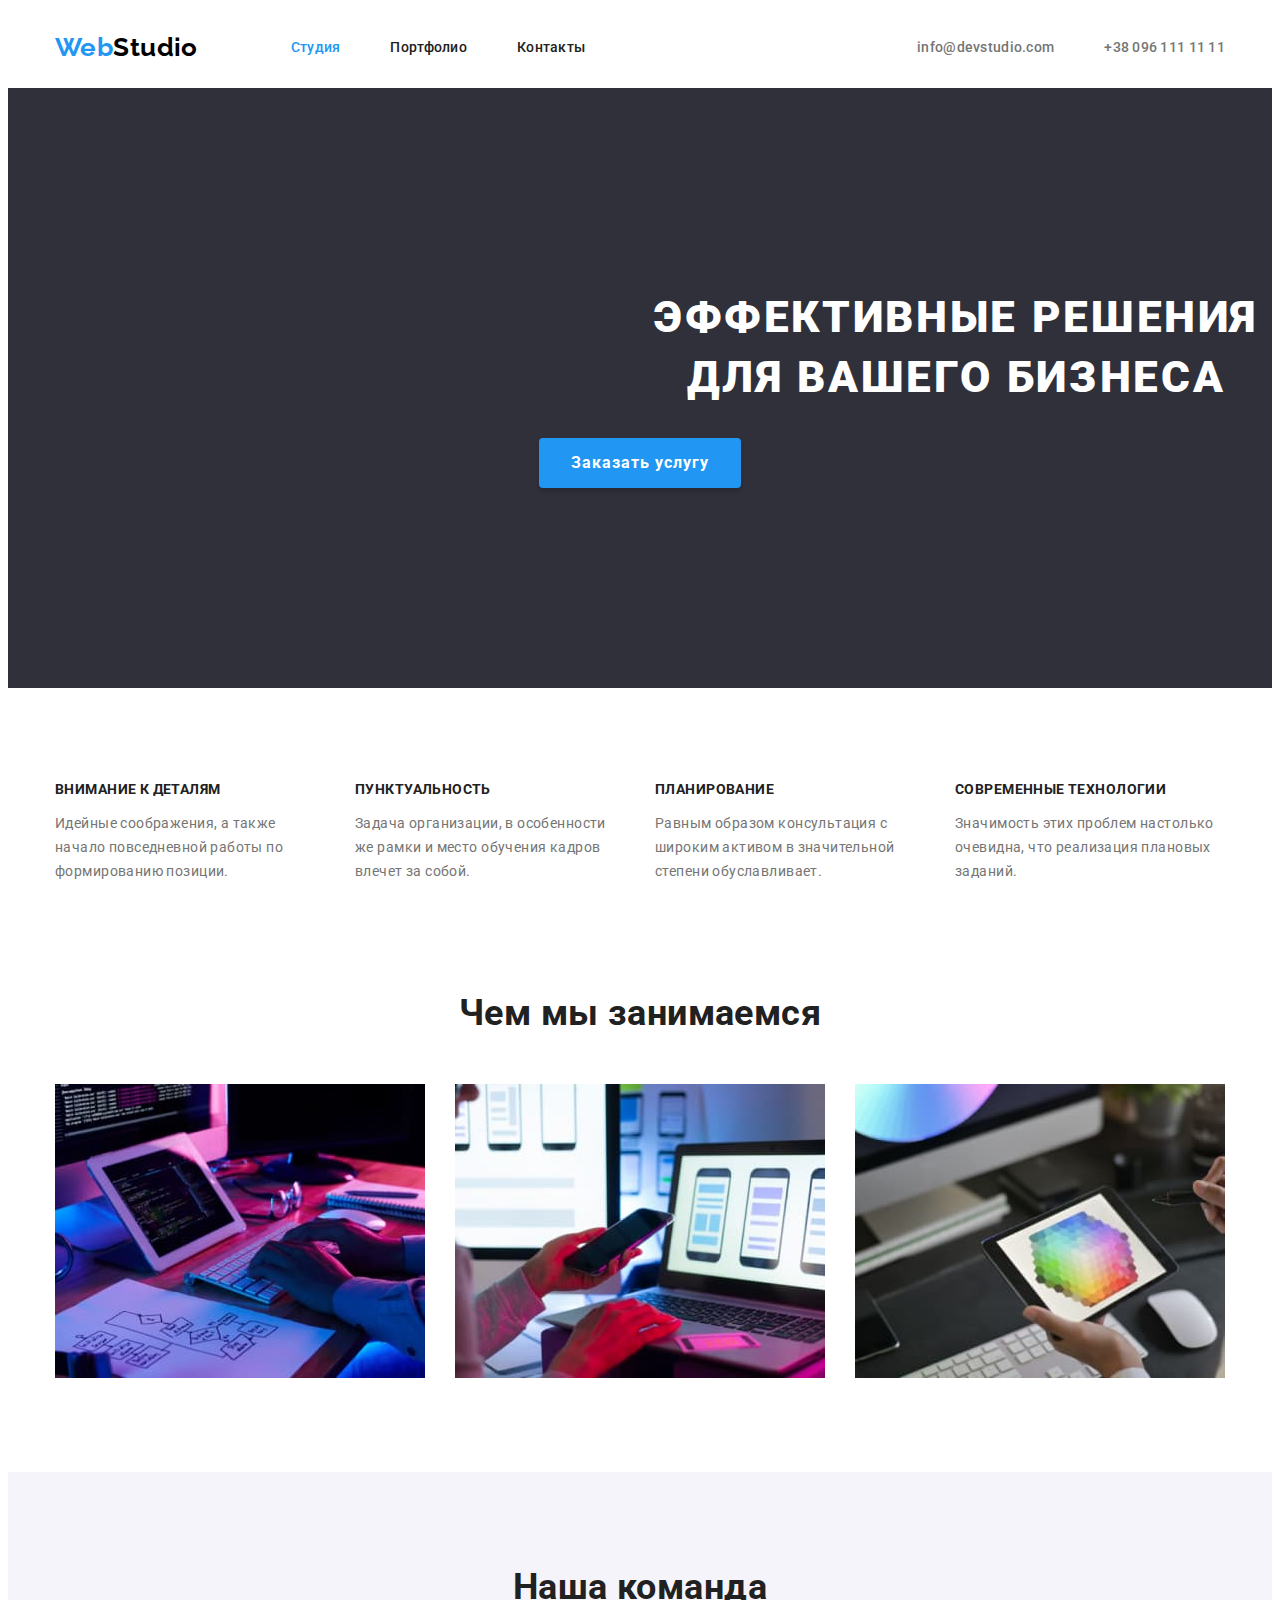
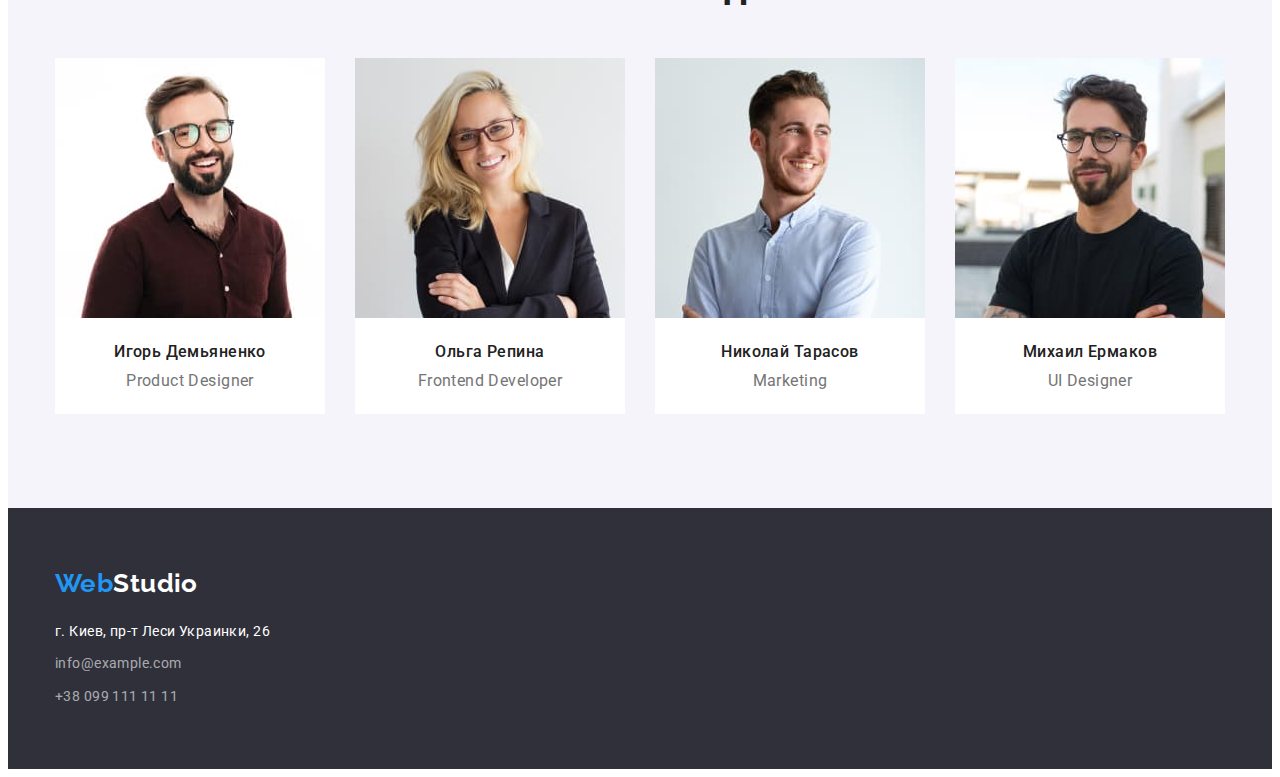
<file: index.html>
<!DOCTYPE html>
<html lang="ru">
	<head>
		<meta charset="UTF-8" />
		<meta http-equiv="X-UA-Compatible" content="IE=edge" />
		<meta name="viewport" content="width=device-width, initial-scale=1.0" />
		<title>Homework 3</title>
		<link
			href="https://fonts.googleapis.com/css2?family=Raleway:wght@700&family=Roboto:wght@400;500;700;900&display=swap"
			rel="stylesheet"
		/>
		<link rel="stylesheet" href="https://cdnjs.cloudflare.com/ajax/libs/modern-normalize/1.1.0/modern-normalize.min.css" integrity="sha512-wpPYUAdjBVSE4KJnH1VR1HeZfpl1ub8YT/NKx4PuQ5NmX2tKuGu6U/JRp5y+Y8XG2tV+wKQpNHVUX03MfMFn9Q==" crossorigin="anonymous" referrerpolicy="no-referrer" />
		<link rel="preconnect" href="https://fonts.googleapis.com" />
		<link rel="preconnect" href="https://fonts.gstatic.com" crossorigin />
		<link rel="stylesheet" href="./css/styles.css" />
	</head>

	<body>
		<header>
			<div class="container main-header">
				<nav class="logo-nav">
				<a href="./index.html" class="logo">Web<span class="accent">Studio</span> </a>

				<ul class="site-nav">
					<li class="list"><a href="./index.html" class=" link current">Студия</a></li>
					<li class="list"><a href="./portfolio.html" class="link">Портфолио</a></li>
					<li class="list"><a href="#" class="link">Контакты</a></li>
				</ul>
			</nav>

			<ul class="auth-nav">
				<li class="list"><a href="mailto:info@devstudio.com" class="current">info@devstudio.com</a></li>
				<li class="list"><a href="tel:+380961111111">+38 096 111 11 11</a></li>
			</ul>
			</div>
		</header>

		<main>
			<section class="hero section">
				<h1 class="hero-title">Эффективные решения для вашего бизнеса</h1>
				<button type="button" class="button">Заказать услугу</button>
			</section>

			<section class="features section">
				<div class="container">
					<h2 class="section-title visually-hidden">Особенности</h2>
				<ul class="features-list">
					<li class="item">
						<h3 class="feature-title">Внимание к деталям</h3>
						<p class="feature-description">
							Идейные соображения, а также начало повседневной работы по формированию позиции.
						</p>
					</li>

					<li class="item">
						<h3 class="feature-title">Пунктуальность</h3>
						<p class="feature-description">
							Задача организации, в особенности же рамки и место обучения кадров влечет за собой.
						</p>
					</li>

					<li class="item">
						<h3 class="feature-title">Планирование</h3>
						<p class="feature-description">
							Равным образом консультация с широким активом в значительной степени обуславливает.
						</p>
					</li>

					<li class="item">
						<h3 class="feature-title">Современные технологии</h3>
						<p class="feature-description">
							Значимость этих проблем настолько очевидна, что реализация плановых заданий.
						</p>
					</li>
				</ul>
				</div>
			</section>

			<section class="about section">
				<div class="container">
					<h2 class="section-title">Чем мы занимаемся</h2>
				<ul class="about-list">
					<li class="item"><img src="./images/box1.jpg.jpg" alt="Занимаемся web" width="370" height="294" /></li>
					<li class="item"><img src="./images/box2.jpg.jpg" alt="Мобильные телефоны" width="370" height="294" /></li>
					<li class="item"><img src="./images/box3.jpg.jpg" alt="Рисуем на планшете" width="370" height="294" /></li>
				</ul>
				</div>
			</section>

			<section class="team section">
				<div class="container">
					<h2 class="section-title">Наша команда</h2>
				<ul class="team-items">
					<li class="list">
						<img src="./images/img1.jpg.jpg" alt="карточка 1" width="270" height="260" />
						<div class="team-list">
							<h3 class="team-title">Игорь Демьяненко</h3>
							<p class="team-description">Product Designer</p>
						</div>
					</li>
					<li class="list">
						<img src="./images/img2.jpg.jpg" alt="карточка 2" width="270" height="260" />
						<div class="team-list">
							<h3 class="team-title">Ольга Репина</h3>
							<p class="team-description">Frontend Developer</p>
						</div>
					</li>

					<li class="list">
						<img src="./images/img3.jpg.jpg" alt="карточка 3" width="270" height="260" />
						<div class="team-list">
							<h3 class="team-title">Николай Тарасов</h3>
							<p class="team-description">Marketing</p>
						</div>
					</li>

					<li class="list">
						<img src="./images/img4.jpg.jpg" alt="карточка 4" width="270" height="260" />
						<div class="team-list">
							<h3 class="team-title">Михаил Ермаков</h3>
							<p class="team-description">UI Designer</p>
						</div>
					</li>
				</ul>
				</div>
			</section>
		</main>

		<footer class="footer">
			<div class="container">
				<a href="./index.html" class="logo ">Web<span class="accentes">Studio</span></a>

			<address class="adress">
				<ul class="adress-list">
					<li class="item">
						<a
							href="https://goo.gl/maps/piqngm7oDQpEDh6u6"
							target="_blank"
							rel="noopener nofollow noreferrer"
							class="current"
						>
							г. Киев, пр-т Леси Украинки, 26
						</a>
					</li>
					<li class="item"><a href="mailto:info@example.com">info@example.com</a></li>
					<li class="item"><a href="tel:+380991111111">+38 099 111 11 11</a></li>
				</ul>
			</address>
			</div>
		</footer>
	</body>
</html>
</file>
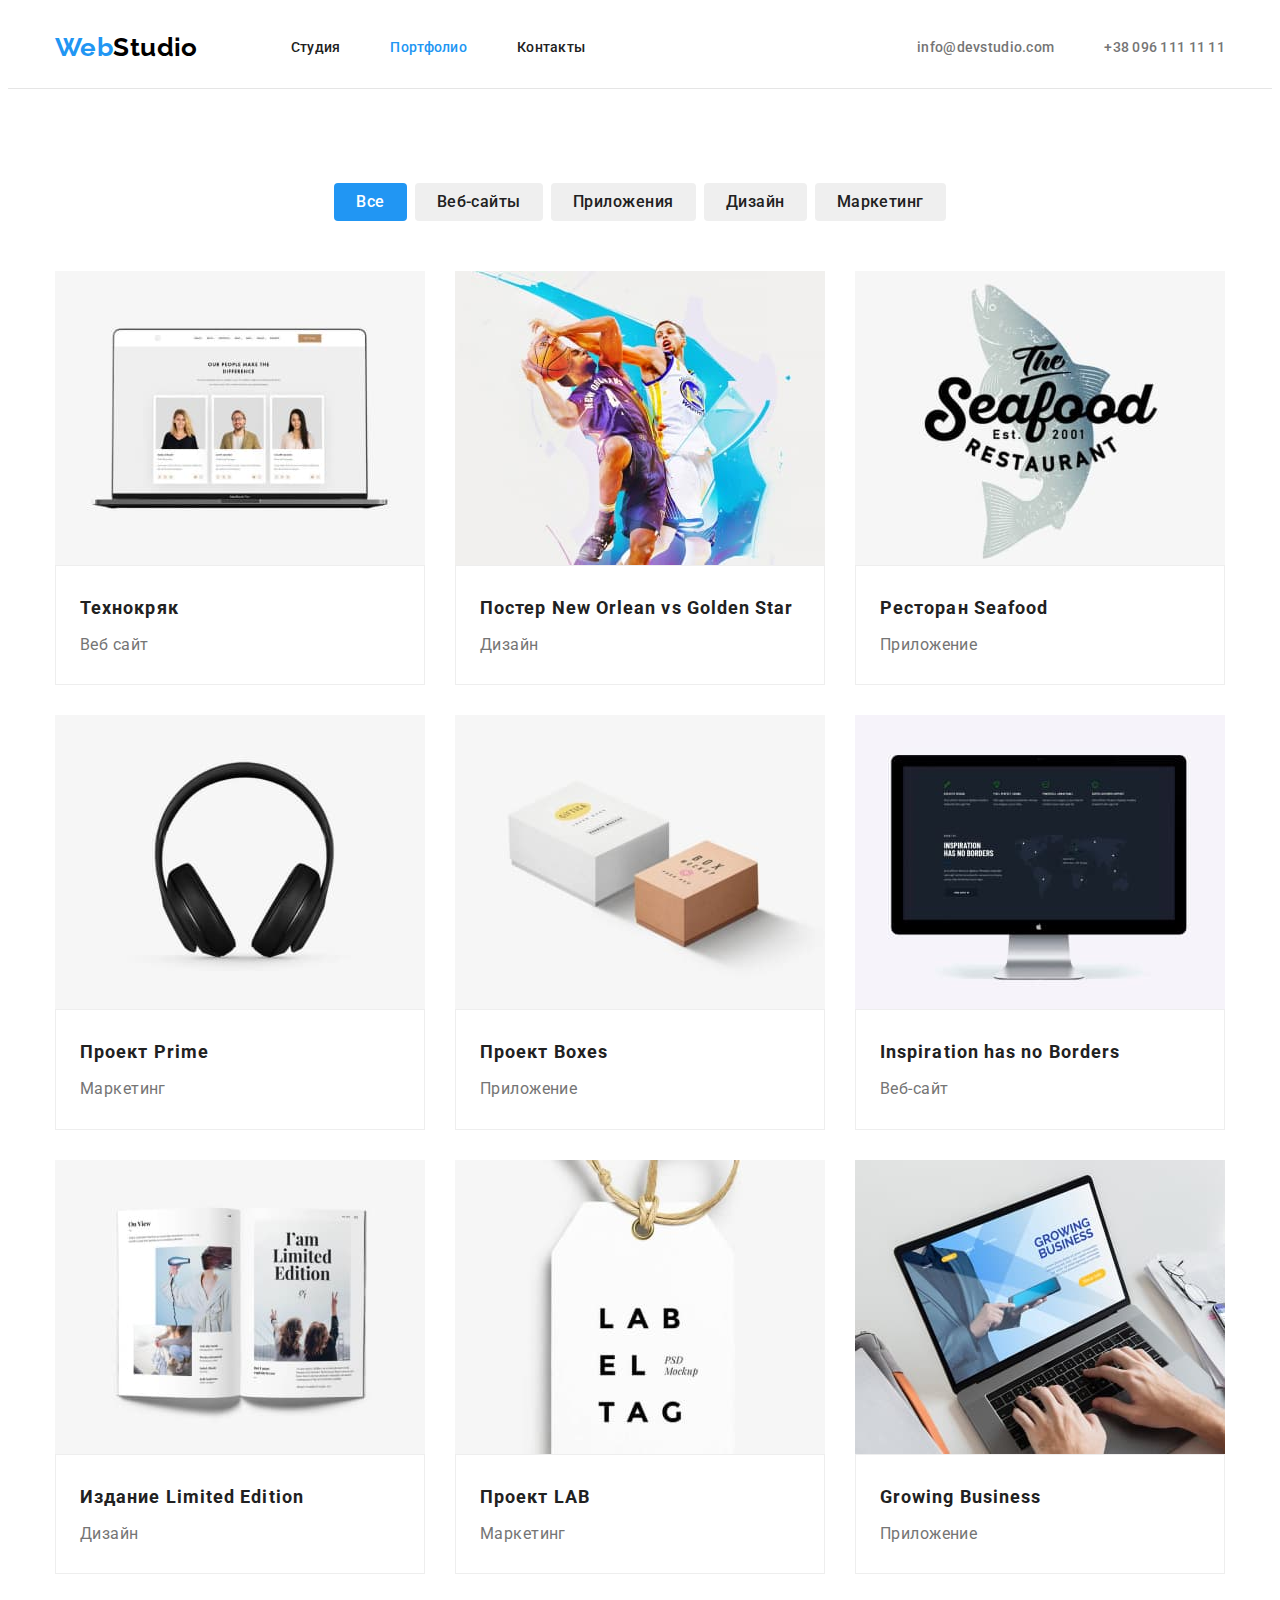
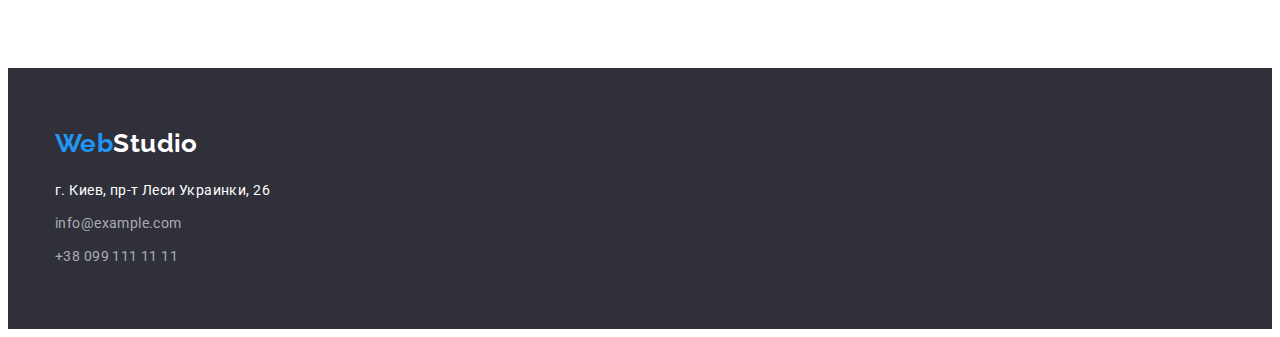
<file: portfolio.html>
<!DOCTYPE html>
<html lang="en">
	<head>
		<meta charset="UTF-8" />
		<meta http-equiv="X-UA-Compatible" content="IE=edge" />
		<meta name="viewport" content="width=device-width, initial-scale=1.0" />
		<title>Portfolio</title>
		<link rel="preconnect" href="https://fonts.googleapis.com" />
		<link rel="preconnect" href="https://fonts.gstatic.com" crossorigin />
		<link
			href="https://fonts.googleapis.com/css2?family=Raleway:wght@700&family=Roboto:wght@400;500;700;900&display=swap"
			rel="stylesheet"/>
		<link rel="stylesheet" href="https://cdnjs.cloudflare.com/ajax/libs/modern-normalize/1.1.0/modern-normalize.min.css" integrity="sha512-wpPYUAdjBVSE4KJnH1VR1HeZfpl1ub8YT/NKx4PuQ5NmX2tKuGu6U/JRp5y+Y8XG2tV+wKQpNHVUX03MfMFn9Q==" crossorigin="anonymous" referrerpolicy="no-referrer" />
		<link rel="preconnect" href="https://fonts.googleapis.com" />
		<link rel="preconnect" href="https://fonts.gstatic.com" crossorigin />
		<link rel="stylesheet" href="./css/styles.css" />
	</head>
	<body>
		<header class="line">
			<div class="container main-header">
				<nav class="logo-nav">
				<a href="./index.html" class="logo">Web<span class="accent">Studio</span></a>

				<ul class="site-nav">
					<li class="list"><a href="./index.html" class="link">Студия</a></li>
					<li class="list"><a href="./portfolio.html" class=" link current">Портфолио</a></li>
					<li class="list"><a href="#" class="link">Контакты</a></li>
				</ul>
			</nav>

			<ul class="contacts-nav">
				<li class="list"><a href="mailto:info@devstudio.com">info@devstudio.com</a></li>
				<li class="list"><a href="tel:+380961111111">+38 096 111 11 11</a></li>
			</ul>
			</div>
		</header>

		<main>
			<section class="portfolio section">
				<div class="container">
					<h1 class="section-portfolio visually-hidden">Наши работы</h1>
				<ul class="portfolio-filters">
					<li class="item"><button type="button" class="active filters-button">Все</button></li>
					<li class="item"><button type="button" class="filters-button">Веб-сайты</button></li>
					<li class="item"><button type="button" class="filters-button">Приложения</button></li>
					<li class="item"><button type="button" class="filters-button">Дизайн</button></li>
					<li class="item"><button type="button" class="filters-button">Маркетинг</button></li>
				</ul>

				<ul class="cards">
					<li class="elements">
						<img src="./images/portfolio.jpg/portfolio1.jpg.jpg" alt="Ноутбук" width="370" height="294" />
						<div class="cards-list">
							<h2 class="cards-title">Технокряк</h2>
							<p class="cards-text">Веб сайт</p>
						</div>
					</li>
					<li class="elements">
						<img src="./images/portfolio.jpg/portfolio2.jpg.jpg" alt="Баскетбол" width="370" height="294" />
						<div class="cards-list">
							<h2 class="cards-title">Постер New Orlean vs Golden Star</h2>
							<p class="cards-text">Дизайн</p>
						</div>
					</li>
					<li class="elements">
						<img src="./images/portfolio.jpg/portfolio3.jpg.jpg" alt="Лого" width="370" height="294" />
						<div class="cards-list">
							<h2 class="cards-title">Ресторан Seafood</h2>
							<p class="cards-text">Приложение</p>
						</div>
					</li>
					<li class="elements">
						<img src="./images/portfolio.jpg/portfolio4.jpg.jpg" alt="Наушники" width="370" height="294" />
						<div class="cards-list">
							<h2 class="cards-title">Проект Prime</h2>
							<p class="cards-text">Маркетинг</p>
						</div>
					</li>
					<li class="elements">
						<img src="./images/portfolio.jpg/portfolio5.jpg.jpg" alt="Коробки" width="370" height="294" />
						<div class="cards-list">
							<h2 class="cards-title">Проект Boxes</h2>
							<p class="cards-text">Приложение</p>
						</div>
					</li>
					<li class="elements">
						<img src="./images/portfolio.jpg/portfolio6.jpg.jpg" alt="Монитор" width="370" height="294" />
						<div class="cards-list">
							<h2 class="cards-title">Inspiration has no Borders</h2>
							<p class="cards-text">Веб-сайт</p>
						</div>
					</li>
					<li class="elements">
						<img src="./images/portfolio.jpg/portfolio7.jpg.jpg" alt="Книга" width="370" height="294" />
						<div class="cards-list">
							<h2 class="cards-title">Издание Limited Edition</h2>
							<p class="cards-text">Дизайн</p>
						</div>
					</li>
					<li class="elements">
						<img src="./images/portfolio.jpg/portfolio8.jpg.jpg" alt="Бирка" width="370" height="294" />
						<div class="cards-list">
							<h2 class="cards-title">Проект LAB</h2>
							<p class="cards-text">Маркетинг</p>
						</div>
					</li>
					<li class="elements">
						<img src="./images/portfolio.jpg/portfolio9.jpg.jpg" alt="Ноутбук" width="370" height="294" />
						<div class="cards-list">
							<h2 class="cards-title">Growing Business</h2>
							<p class="cards-text">Приложение</p>
						</div>
					</li>
				</ul>
				</div>
			</section>
		</main>

		<footer class="footer">
			<div class="container">
				<a href="./index.html" class="logo">Web<span class="accentes">Studio</span></a>

			<address class="adress">
				<ul class="adress-list">
					<li class="item">
						<a
							href="https://goo.gl/maps/piqngm7oDQpEDh6u6"
							target="_blank"
							rel="noopener nofollow noreferrer"
							class="current"
						>
							г. Киев, пр-т Леси Украинки, 26
						</a>
					</li>
					<li class="item"><a href="mailto:info@example.com">info@example.com</a></li>
					<li class="item"><a href="tel:+380991111111">+38 099 111 11 11</a></li>
				</ul>
			</address>
			</div>
		</footer>
	</body>
</html>
</file>
<file: css/styles.css>
/*цвет фона nav белый #ffffff */
/*цвет фона основной светло серый #E5E5E5 */
/* цвет фона серый #F5F4FA  */
/* цвет фона темно-серый #2F303A  */

/* цвет текста основного #757575 */
/* цвет текста вторичного #212121 */

/*акцент #2196F3 */
/*вторичный цвет */


:root {
   --primary-text-color: #757575;
   --title-text-color: #212121;
   --accent-color: #2196F3 ;
   --primary-white-color: #FFFFFF;

}

body {
   background-color: var(--primary-white-color);
   color: var(--primary-text-color);
   font-family: Roboto, sans-serif;
   letter-spacing: 0.03em;
   font-size: 14px;
   line-height: 1.71;
}

html {
	box-sizing: border-box;
}
*,
*::after,
*::before {
	box-sizing: inherit;
}

ul {
   list-style: none;
   padding: 0;
   margin: 0;
}
h1,
h2,
h3,
h4,
h5,
h6
p {
   margin-top: 0;
   margin-bottom: 0;
}

/* Класс для обнуления базовых свойств у ссылок */
.a {
	text-decoration: none;
	color: inherit;
}
/* Свойства для корректного отображения картинок */
img {
	display: block;
	max-width: 100%;
	height: auto;
}
/* Свойства для обнуления курсива у address */
address {
	font-style: normal;
}

/*styles container*/

.container {
   width: 1200px;
   padding-left: 15px;
   padding-right: 15px;

   margin-left: auto;
   margin-right: auto;
}

.section {
   padding-top: 94px;
   padding-bottom: 94px;
}


/* style header*/
.line {
      border-bottom: 1px solid #e5e5e5;
}

.logo {
   font-family: 'Raleway';
   font-weight: 700;
   font-size: 26px;
   line-height: 1.2;
   text-decoration: none;
   color: var(--accent-color);

   margin-right: 93px;
   
   
}
.logo-nav {
   display: flex;
   align-items: center;

   

}
.main-header{
   display: flex;
   align-items: center;
}
.accent {
   color: #000000;
}

.site-nav {
   display: flex;
  /* margin-left: 93px;*/

   
}

.site-nav .link{
   display: block;
   padding-top: 32px;
   padding-bottom: 32px;

   font-weight: 500;
   font-size: 14px;
   line-height: 1.14;
   letter-spacing: 0.02em;
   text-decoration: none;
   color: var(--title-text-color);

   
}

.site-nav .list:not(:last-child) {
   margin-right: 50px;
}
.site-nav a:hover,
.site-nav a:focus {
   color: var(--accent-color);
}

.site-nav .current {
   color: var(--accent-color);
}

/*.auth-nav .current {
   color: var(--accent-color);
}*/

.auth-nav{
   display: flex;
   margin-left: auto;
}
.auth-nav .list:not(:last-child){
   margin-right: 50px;
}

.auth-nav a {
   font-weight: 500;
   letter-spacing: 0.02em;
   line-height: 1.14;
   color: var(--primary-text-color);
   text-decoration: none;
}

.auth-nav a:hover, 
.auth-nav a:focus {
   color: var(--accent-color);
}


/*  style hero*/

.hero {
   background-color: #2F303A;
   text-align: center;
   
   padding: 200px 0;
}

.hero-title {
   font-weight: 900;
   font-size: 44px;
   line-height: 1.36;
   text-align: center;
   letter-spacing: 0.06em;
   text-transform: uppercase;
   color: var(--primary-white-color);

   
   width: 696px;
   margin-left: 600px;
   
   margin-bottom: 30px;
}


/* скрытие заголовка*/

.visually-hidden {
   position: absolute;
   width: 1px;
   height: 1px;
   margin: -1px;
   border: 0;
   padding: 0;
   
   white-space: nowrap;
   clip-path: inset(100%);
   clip: rect(0 0 0 0);
   overflow: hidden;
}


/*styles feature*/



.features-list {
   display: flex;
   flex-wrap: wrap;
}

.features-list .item {
   width: 270px;
   margin-right: 30px;
}

.features-list .item:nth-child(4n) {
   margin-right: 0;
}

.features-list .item:nth-last-child(-n + 4) {
   margin-bottom: 0;
}
/*style about*/

.about {
   padding-top: 0;
}
.about-list {
   display: flex;
   flex-wrap: wrap;
}

.about-list .item {
   width: 370px;
   margin-right: 30px;
  /* margin-bottom: 94px;*/
  
}
.about-list .item:nth-child(3n) {
   margin-right: 0;
}
.about-list .item:nth-last-child(-n + 3) {
   margin-bottom: 0;
}
/* style section*/

.section-title {
   font-size: 36px;
   line-height: 1.17;
   text-align: center;
   color: var(--title-text-color);

   /* margin-top: 94px; */
   margin-bottom: 50px;
}

.feature-title {
   font-size: 14px;
   line-height: 1.14;
   text-transform: uppercase;
   color: var(--title-text-color);

   margin-bottom: 10px;

}

 /* styles team */

.team {
   background-color: #F5F4FA;
}

.team-items {
   display: flex;
   flex-wrap: wrap;
}

.team-items .list {
   width: 270px;
   margin-right: 30px;
}

.team-items .list:nth-child(4n) {
   margin-right: 0;
}

.list:nth-last-child(-n + 4) {
   margin-bottom: 0;
}
.list {
   background-color: #FFFFFF;
}
.team-title {
   font-weight: 500;
   font-size: 16px;
   line-height: 1.2;
   color: var(--title-text-color);

   text-align: center;
   margin-bottom: 10px;
   
}
.team-list {
   padding-top: 30px;
   padding-bottom: 30px;
}
.team-description {
   font-size: 16px;
   line-height: 1.2;
   
   text-align: center;
   margin: 0;

}
/*style  button*/
.button {
   font-weight: 700;
   font-size: 16px;
   line-height: 1.9;
   align-items: center;
   
   letter-spacing: 0.06em;
   cursor:pointer;
   font-family: inherit;
   color: var(--primary-white-color);
   background-color: var(--accent-color);

    padding-top: 10px;
    padding-bottom: 10px;
    padding-left: 32px;
    padding-right: 32px;

    box-shadow: 0px 4px 4px rgba(0, 0, 0, 0.15);
    border-radius: 4px;
    border: none;
}

.features-button {
   font-weight: 500;
   font-size: 16px;
   line-height: 1.6;
   text-align: center;  
   color: var(--title-text-color);
   background-color: #F5F4FA;
}

/* styles portfolio*/

.contacts-nav a {
   font-weight: 500;
   letter-spacing: 0.02em;
   line-height: 1.14;
   color: #757575;
   text-decoration: none;
}
.contacts-nav {
   display: flex;
   margin-left: auto;
}

.contacts-nav .list:not(:last-child){
   margin-right: 50px;
} 

.portfolio-filters {
   display: flex;
   justify-content: center;
  
   margin-bottom: 50px;
}

.portfolio-filters .item:not(:last-child) {
   margin-right: 8px;
   padding: 0;
}

.portfolio-filters .item:last-child {
   margin-right: 0;
}

.team-list {
   padding-top: 24px;
   padding-bottom: 24px;
}
/* styles cards*/

.cards-title {
   font-weight: 700;
   font-size: 18px;
   line-height: 2;
   letter-spacing: 0.06em;
   color: var(--title-text-color);

   margin-bottom: 4px;

   
}
.cards-list {
   padding:24px;

   border: 1px solid #EEEEEE;
}
.cards {
   display: flex;
   flex-wrap: wrap;
}

.elements {
   width: 370px;
   margin-right: 30px;
   margin-bottom: 30px;
}

.elements:nth-child(3n) {
   margin-right: 0;
}
.elements:nth-last-child(-n + 3) {
   margin-bottom: 0;
}
.cards-text {
   font-size: 16px;
   line-height: 1.9;    
   
   /*padding-left: 24px;*/
   margin-top: 0;
   margin-bottom: 0;
   

   
}

.filters-button {
   font-family: inherit;
   font-weight: 500;
   font-size: 16px;
   line-height: 1.63;
   text-align: center;
   letter-spacing: 0.03em;
   color: var(--title-text-color);

   padding: 6px 22px;
   border-radius: 4px;
   border: none;
   cursor: pointer;
}

.filters-button.active {
   background-color: var(--accent-color);
   color: var(--primary-white-color);
}

.filters-button:hover {
   background-color: var(--accent-color);
   color: var(--primary-white-color);
}

.filters-button:focus:hover {
   color: var(--primary-white-color);
}

.filters-button:focus {
   color: var(--accent-color);
}




/* styles footer*/

.footer {
   background-color: #2F303A;

   
   padding-top: 60px;
   padding-bottom: 60px;
}

.adress-list a {
   text-decoration: none;
   font-size: 14px;
   font-style: normal;
   line-height: 1.71;
   color:  rgba(255, 255, 255, 0.6);
}

.adress-list a:hover,
.adress-list a:focus {
   color: var(--accent-color);
}
.accentes {
   color: #FFFFFF;
}

.adress-list .current {
   color: var(--primary-white-color);
}

.adress-list .item {
   
   margin-bottom: 9px;
}

.adress-list .item:last-child {
   margin-bottom: 0;
}
.footer .logo {
   display: block;
   margin-bottom: 20px;
}
</file>
